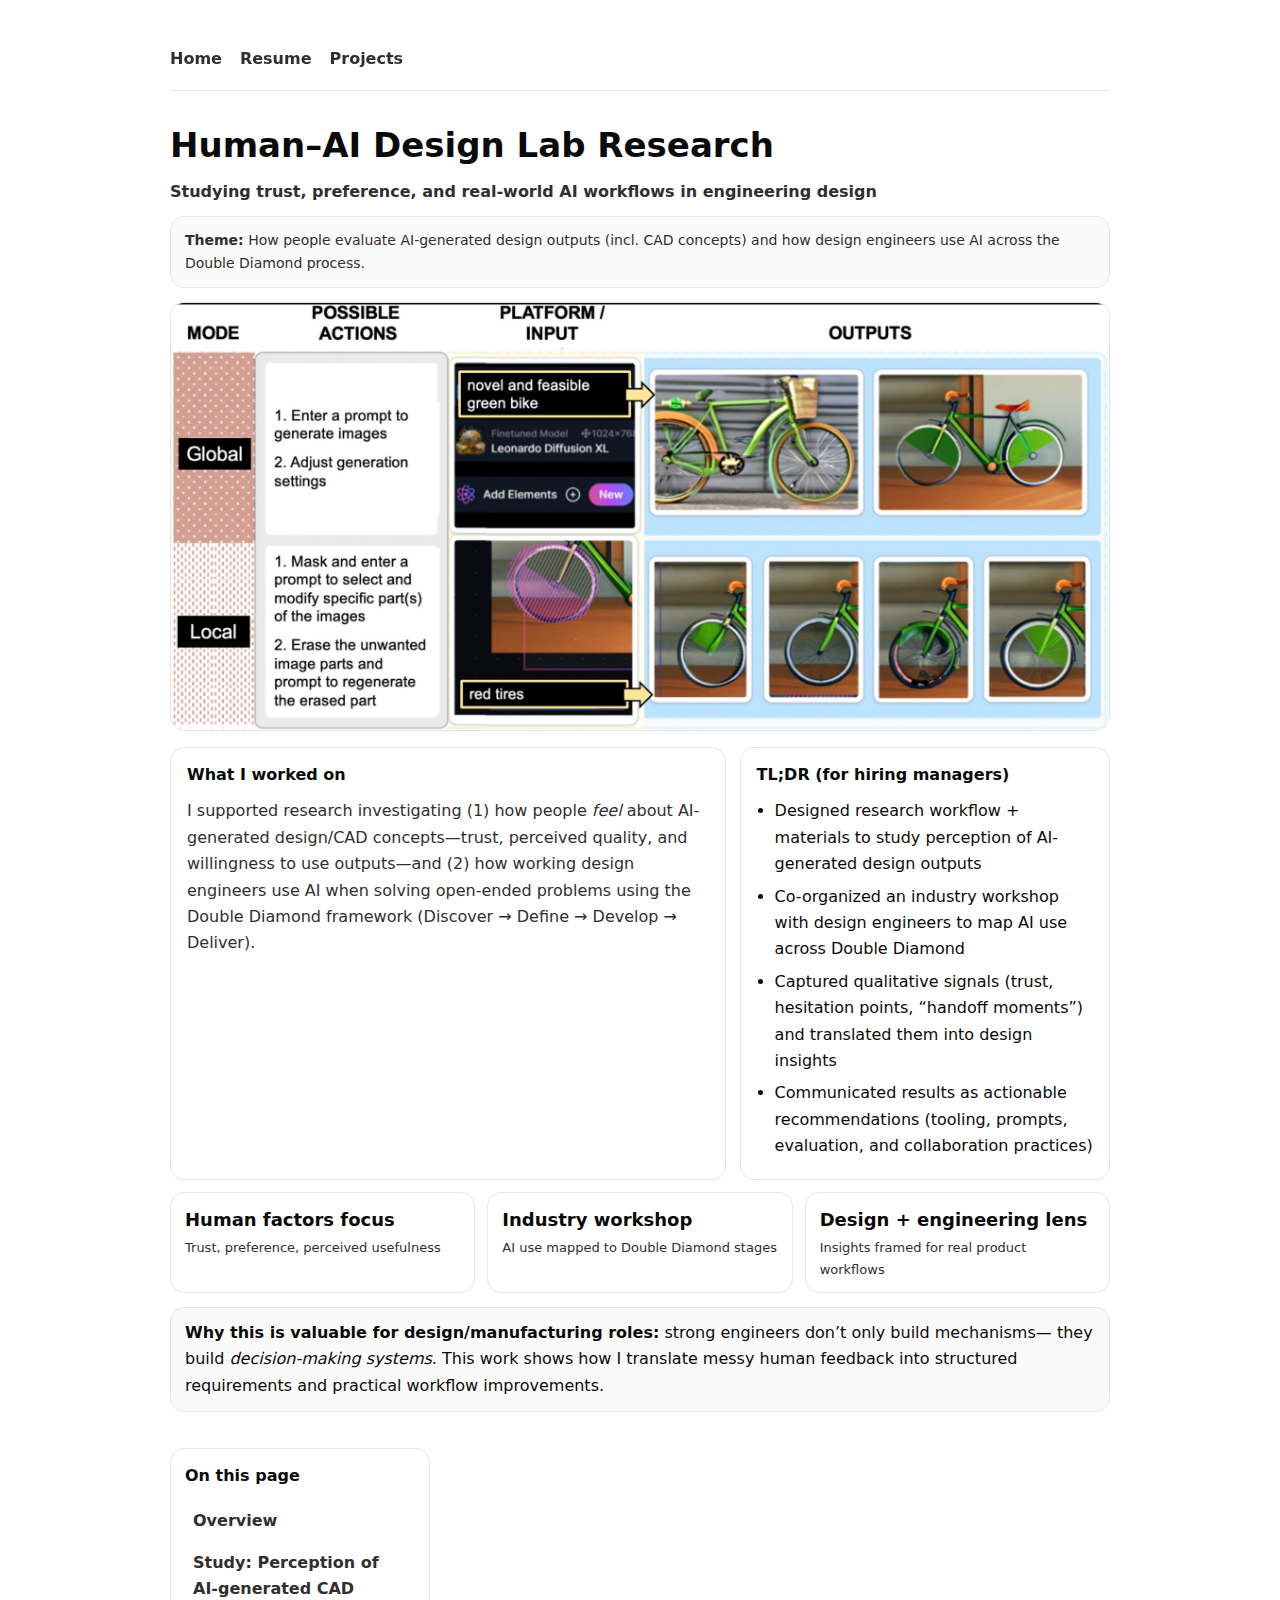
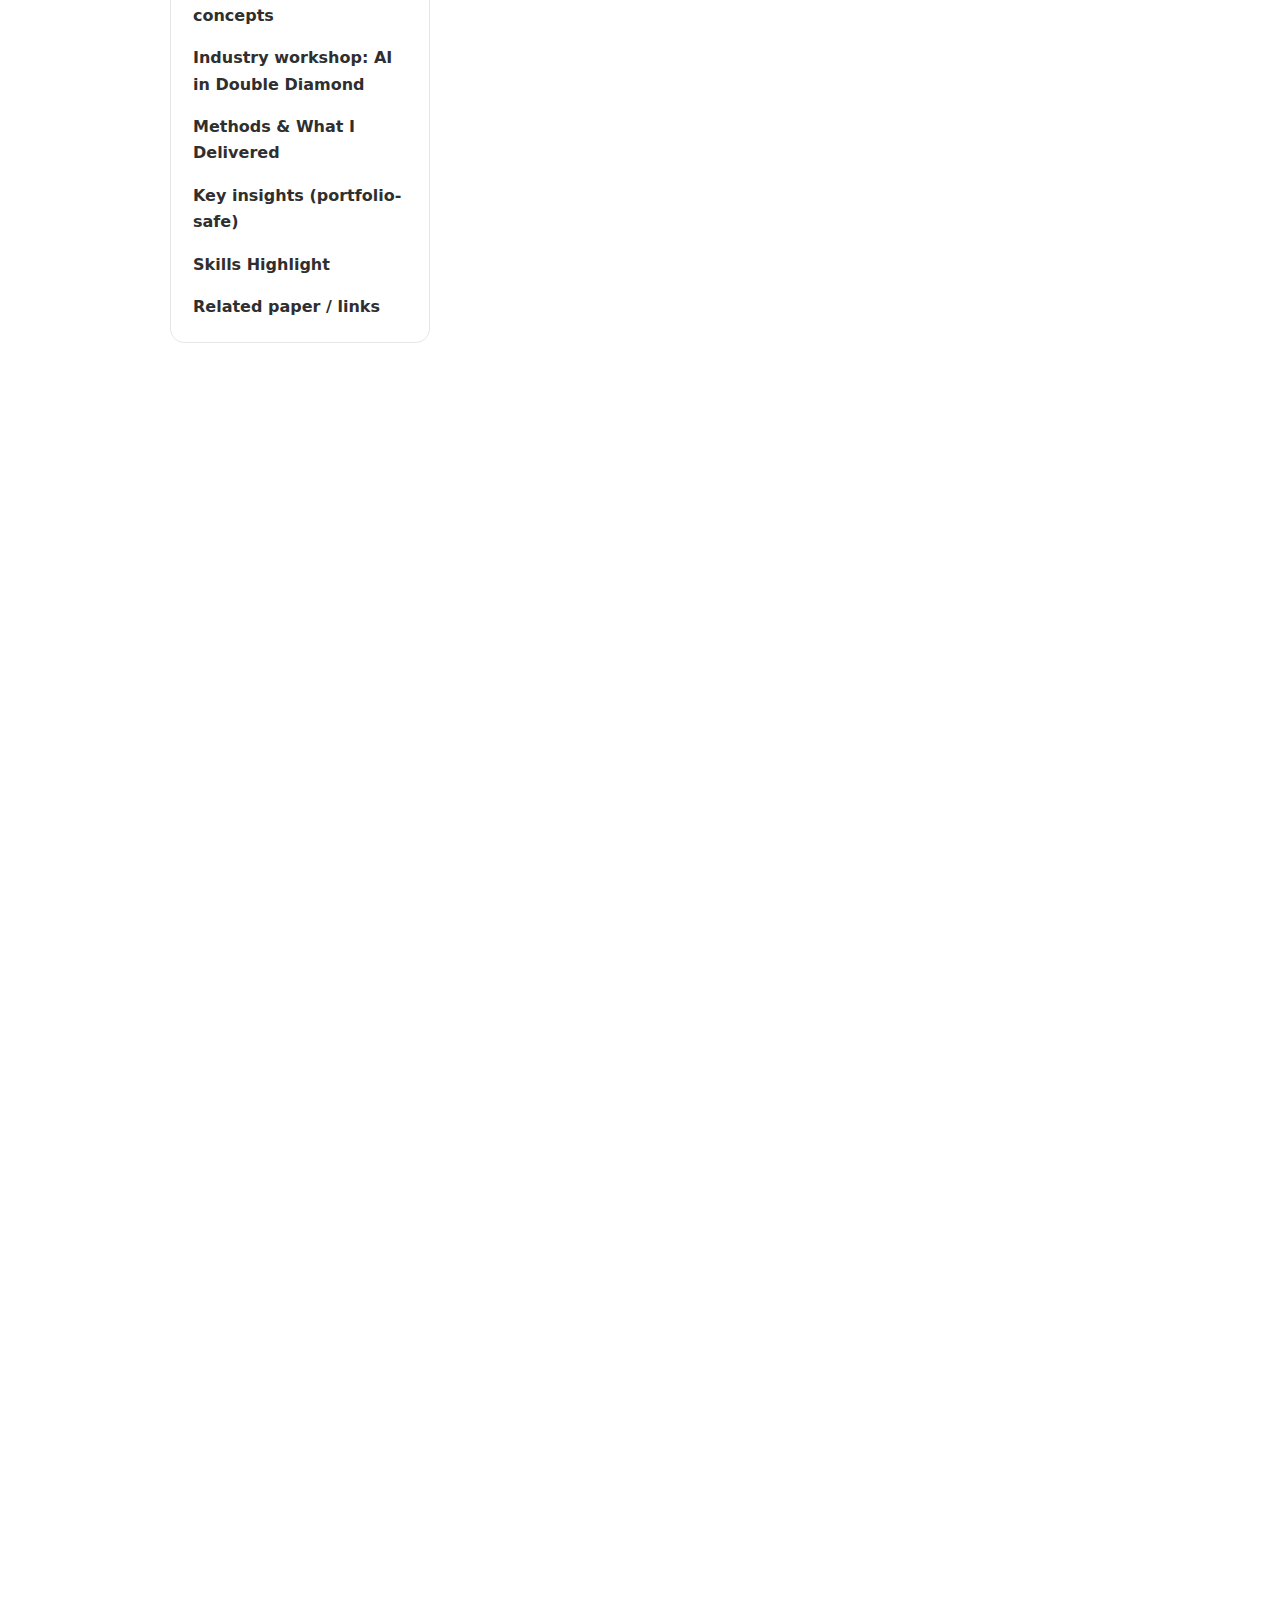
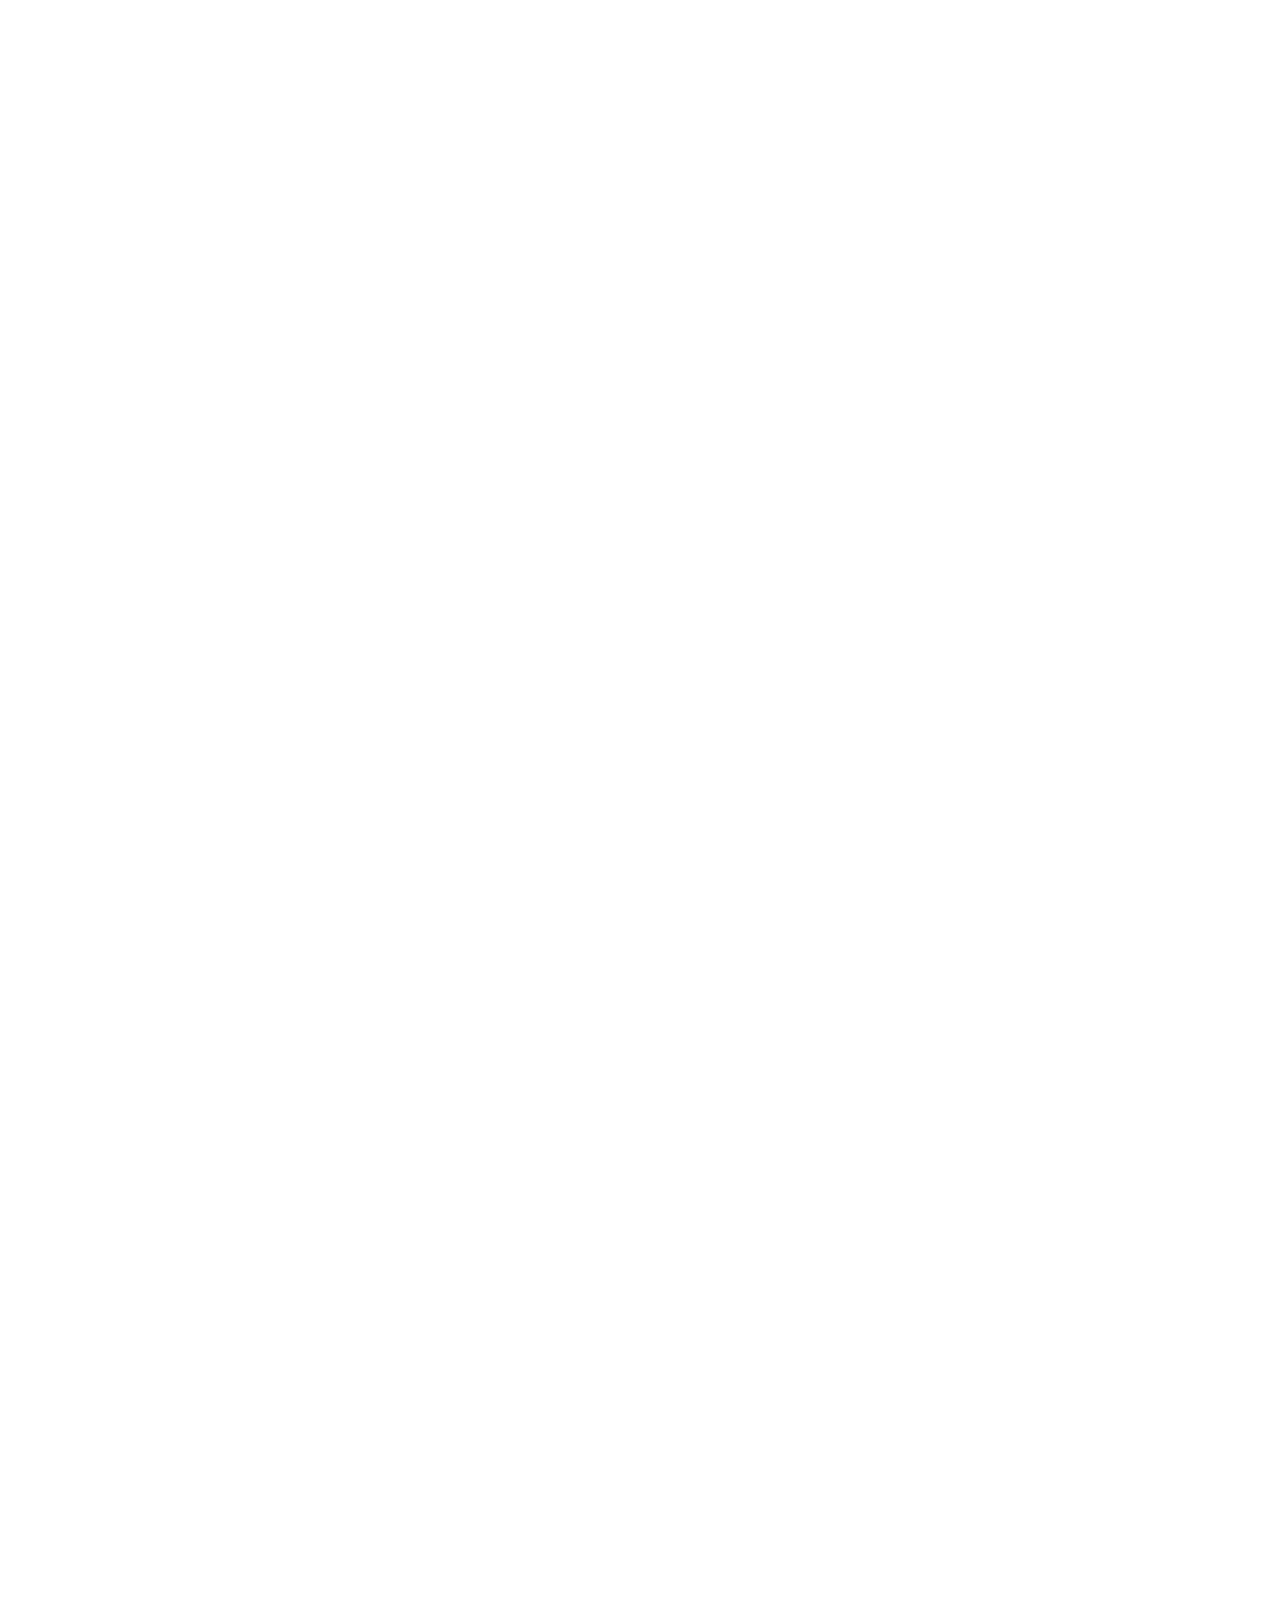
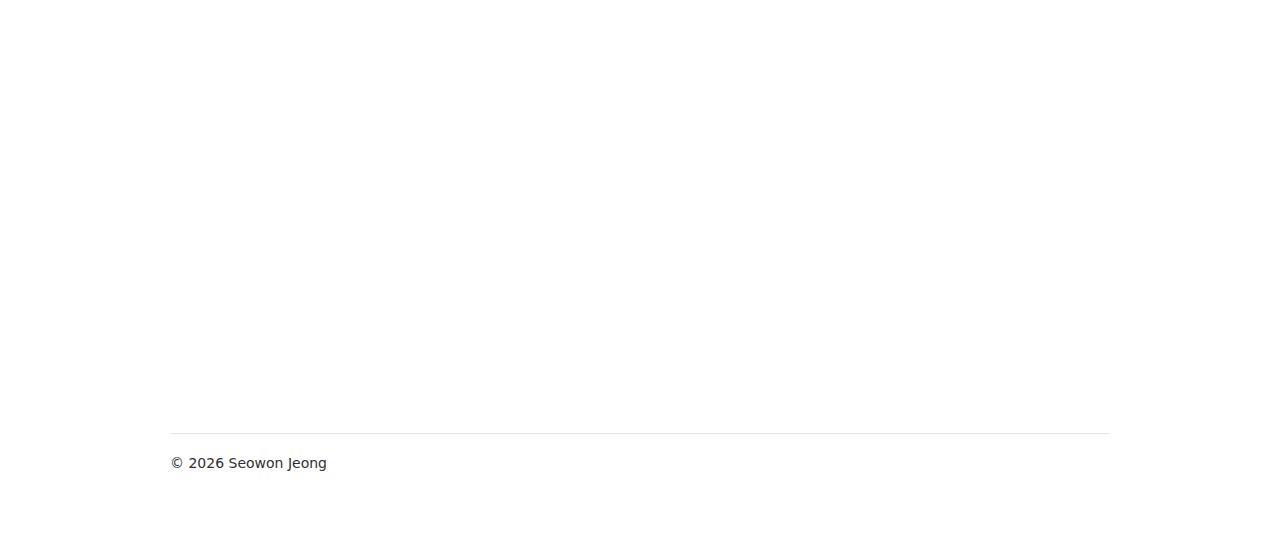
<file: portfolio/ai.html>
<!doctype html>
<html lang="en">
<head>
  <meta charset="utf-8" />
  <meta name="viewport" content="width=device-width, initial-scale=1" />
  <title>Human–AI Design Lab Research | Seowon Jeong</title>
  <meta name="description" content="Research experience: how designers perceive AI-generated CAD concepts and how design engineers use AI across the Double Diamond problem-solving process." />

  <!-- This file lives in /portfolio -->
  <link rel="stylesheet" href="../style.css" />

  <!-- Page-only helpers -->
  <style>
    .proj-layout{ display:grid; grid-template-columns:260px 1fr; gap:20px; align-items:start; }
    @media (max-width:980px){ .proj-layout{ grid-template-columns:1fr; } .toc{ position:static; } }

    .toc{
      position: sticky; top: 14px;
      border: 1px solid var(--line);
      border-radius: 14px;
      padding: 14px;
      background:#fff;
    }
    .toc .label{ font-weight: 900; margin-bottom: 10px; }
    .toc a{
      display:block; padding: 8px 8px; border-radius: 10px;
      color: var(--muted); font-weight: 800;
    }
    .toc a:hover{ background:#fafafa; color: var(--accent); }

    .hero-grid{ display:grid; grid-template-columns: 1.2fr 0.8fr; gap: 14px; }
    @media (max-width:980px){ .hero-grid{ grid-template-columns:1fr; } }

    .kpi{
      display:grid;
      grid-template-columns: repeat(3, minmax(0, 1fr));
      gap: 12px;
      margin-top: 12px;
    }
    @media (max-width:980px){ .kpi{ grid-template-columns:1fr; } }
    .kpi .box{
      border: 1px solid var(--line);
      border-radius: 14px;
      padding: 12px 14px;
      background:#fff;
    }
    .kpi .num{ font-weight: 900; font-size: 18px; margin-bottom: 2px; }
    .kpi .cap{ color: var(--muted); font-size: 13px; }

    .callout{
      border: 1px solid var(--line);
      background:#fafafa;
      border-radius: 14px;
      padding: 12px 14px;
      margin-top: 14px;
    }

    .split{ display:grid; grid-template-columns: 1fr 1fr; gap: 14px; }
    @media (max-width:980px){ .split{ grid-template-columns:1fr; } }

    .bullets{ margin: 10px 0 0; padding-left: 18px; }
    .bullets li{ margin: 6px 0; }
    .caption{ color: var(--muted); font-size: 13px; margin-top: 8px; }

    .steps{
      display:grid;
      grid-template-columns: repeat(4, minmax(0, 1fr));
      gap: 12px;
      margin-top: 12px;
    }
    @media (max-width:980px){ .steps{ grid-template-columns:1fr 1fr; } }
    @media (max-width:560px){ .steps{ grid-template-columns:1fr; } }
    .step{
      border: 1px solid var(--line);
      border-radius: 14px;
      padding: 12px 14px;
      background:#fff;
    }
    .step .t{ font-weight: 900; margin-bottom: 4px; }
    .step .d{ color: var(--muted); font-size: 13px; }
  </style>
</head>

<body>
  <div class="container">

    <nav>
      <a href="../index.html">Home</a>
      <a href="../resume.html">Resume</a>
      <a href="../projects.html">Projects</a>
    </nav>

    <div class="project-hero">
      <h1>Human–AI Design Lab Research</h1>
      <div class="subtitle">Studying trust, preference, and real-world AI workflows in engineering design</div>

      <div class="notice">
        <strong>Theme:</strong> How people evaluate AI-generated design outputs (incl. CAD concepts) and how design engineers use AI across the Double Diamond process.
      </div>

      <div class="media" style="margin-top:14px;">
        <img src="../assets/hai-hero.jpg" alt="Human–AI Design Lab research hero image" />
      </div>

      <section class="section" style="border-top:none; padding-top:16px;">
        <div class="hero-grid">
          <div class="card">
            <strong>What I worked on</strong>
            <p class="small" style="margin-top:10px;">
              I supported research investigating (1) how people <em>feel</em> about AI-generated design/CAD concepts—trust,
              perceived quality, and willingness to use outputs—and (2) how working design engineers use AI when solving open-ended
              problems using the Double Diamond framework (Discover → Define → Develop → Deliver).
            </p>
          </div>

          <div class="card">
            <strong>TL;DR (for hiring managers)</strong>
            <ul class="bullets">
              <li>Designed research workflow + materials to study perception of AI-generated design outputs</li>
              <li>Co-organized an industry workshop with design engineers to map AI use across Double Diamond</li>
              <li>Captured qualitative signals (trust, hesitation points, “handoff moments”) and translated them into design insights</li>
              <li>Communicated results as actionable recommendations (tooling, prompts, evaluation, and collaboration practices)</li>
            </ul>
          </div>
        </div>

        <div class="kpi">
          <div class="box">
            <div class="num">Human factors focus</div>
            <div class="cap">Trust, preference, perceived usefulness</div>
          </div>
          <div class="box">
            <div class="num">Industry workshop</div>
            <div class="cap">AI use mapped to Double Diamond stages</div>
          </div>
          <div class="box">
            <div class="num">Design + engineering lens</div>
            <div class="cap">Insights framed for real product workflows</div>
          </div>
        </div>

        <div class="callout">
          <strong>Why this is valuable for design/manufacturing roles:</strong> strong engineers don’t only build mechanisms—
          they build <em>decision-making systems</em>. This work shows how I translate messy human feedback into structured requirements
          and practical workflow improvements.
        </div>
      </section>
    </div>

    <div class="proj-layout">

      <aside class="toc">
        <div class="label">On this page</div>
        <a href="#overview">Overview</a>
        <a href="#cad">Study: Perception of AI-generated CAD concepts</a>
        <a href="#workshop">Industry workshop: AI in Double Diamond</a>
        <a href="#methods">Methods & What I Delivered</a>
        <a href="#insights">Key insights (portfolio-safe)</a>
        <a href="#skills">Skills Highlight</a>
        <a href="#links">Related paper / links</a>
      </aside>

      <main>

        <section class="section reveal" id="overview">
          <h2>Overview</h2>
          <p class="small">
            Generative AI is changing engineering design—but adoption depends on human trust, evaluation habits, and where AI fits into
            real workflows. In the Human–AI Design Lab, I worked on two complementary research tracks:
          </p>
          <div class="split" style="margin-top:14px;">
            <div class="card">
              <strong>Track A — AI-generated CAD perception</strong>
              <ul class="bullets">
                <li>How people judge AI-generated design/CAD concepts</li>
                <li>What increases trust vs skepticism</li>
                <li>Where AI outputs help or hinder decision-making</li>
              </ul>
            </div>
            <div class="card">
              <strong>Track B — Double Diamond workshop</strong>
              <ul class="bullets">
                <li>How design engineers use AI in Discover/Define/Develop/Deliver</li>
                <li>Where AI accelerates work vs creates risk</li>
                <li>What “handoffs” need clearer artifacts (requirements, sketches, CAD, DFM notes)</li>
              </ul>
            </div>
          </div>
        </section>

        <section class="section reveal" id="cad">
          <h2>Study: Perception of AI-generated CAD concepts</h2>
          <div class="split">
            <div class="card">
              <strong>Research question</strong>
              <p class="small" style="margin-top:10px;">
                When AI generates geometry or design concepts, what do people actually feel—trust, doubt, curiosity, excitement—and
                what criteria do they use to decide whether to move forward?
              </p>
              <ul class="bullets">
                <li>Perceived quality and feasibility</li>
                <li>Trust and willingness to adopt</li>
                <li>Preference vs skepticism triggers</li>
              </ul>
            </div>

            <div class="card">
              <strong>What I contributed</strong>
              <ul class="bullets">
                <li>Helped structure study materials so participants could evaluate concepts consistently</li>
                <li>Organized feedback into themes that map to engineering decisions (requirements, feasibility, manufacturability)</li>
                <li>Prepared clear write-ups for internal discussion and iteration</li>
              </ul>
            </div>
          </div>
      <div class="media" style="margin-top:14px;">
        <img src="../assets/hai-mid.jpg" alt="Human–AI Design Lab research hero image" />
      </div>
      <div class="caption">Data Analysis to oberve correlation</div>
        </section>

        <section class="section reveal" id="workshop">
          <h2>Industry workshop: AI in the Double Diamond</h2>
          <p class="small">
            I helped organize a workshop with professionals working in design engineering to understand how AI tools are used
            in real problem-solving workflows—especially during ambiguity (Discover/Define) and iteration (Develop/Deliver).
          </p>

          <div class="steps">
            <div class="step">
              <div class="t">Discover</div>
              <div class="d">AI used for research acceleration, brainstorming, competitor teardown summaries, risk lists</div>
            </div>
            <div class="step">
              <div class="t">Define</div>
              <div class="d">AI used to draft requirements, clarify constraints, generate decision matrices and test plans</div>
            </div>
            <div class="step">
              <div class="t">Develop</div>
              <div class="d">AI used for concept iteration, CAD ideation support, failure-mode checklists, quick calculations</div>
            </div>
            <div class="step">
              <div class="t">Deliver</div>
              <div class="d">AI used for documentation, validation reporting, and communication across stakeholders</div>
            </div>
          </div>

          <div class="split" style="margin-top:14px;">
            <div class="card">
              <strong>What I did</strong>
              <ul class="bullets">
                <li>Coordinated participants and agenda logistics</li>
                <li>Prepared workshop prompts aligned to Double Diamond</li>
                <li>Captured patterns across roles (design, manufacturing, validation)</li>
              </ul>
            </div>
            <div class="card">
              <strong>Outputs</strong>
              <ul class="bullets">
                <li>Workflow map of AI touchpoints + “do not use AI here” moments</li>
                <li>Common failure modes (hallucinated constraints, overconfidence in feasibility)</li>
                <li>Recommendations for safer, more useful AI use in engineering</li>
              </ul>
            </div>
          </div>
        </section>


        <section class="section reveal" id="methods">
          <h2>Methods & What I Delivered</h2>
          <div class="split">
            <div class="card">
              <strong>Methods</strong>
              <ul class="bullets">
                <li>Workshop facilitation + structured prompts</li>
                <li>Thematic coding of qualitative feedback</li>
                <li>Converting qualitative statements into “engineering-ready” insights</li>
                <li>Evidence-first synthesis (what we saw → what it means → what to do next)</li>
              </ul>
            </div>
            <div class="card">
              <strong>Deliverables</strong>
              <ul class="bullets">
                <li>Workshop materials (prompts, worksheets)</li>
                <li>Summary of findings with actionable recommendations</li>
                <li>Draft narrative for publication-style communication</li>
              </ul>
            </div>
          </div>
        </section>



        <section class="section reveal" id="insights">
          <h2>Key insights</h2>
          <div class="card">
            <ul class="bullets">
              <li><strong>Trust is stage-dependent:</strong> engineers accept AI faster in early exploration than late-stage deliverables.</li>
              <li><strong>Feasibility needs anchors:</strong> teams want AI outputs paired with constraints (materials, process limits, tolerances).</li>
              <li><strong>Artifacts matter:</strong> when AI produces “pretty concepts,” teams still need requirements, test plans, and DFM notes to move forward.</li>
              <li><strong>Positive surprise is rare:</strong> generative models can create diversity, but “surprising + liked” concepts are a narrow space—shown in our related work on surprise vs novelty.</li>
            </ul>
          </div>
        </section>

        <section class="section reveal" id="skills">
          <h2>Skills Highlight</h2>
          <div class="skills-grid">
            <div class="skill-pill">Human-Centered Research</div>
            <div class="skill-pill">Workshop Design</div>
            <div class="skill-pill">Qualitative Analysis</div>
            <div class="skill-pill">Requirements Thinking</div>
            <div class="skill-pill">Design Process Mapping</div>
            <div class="skill-pill">Technical Communication</div>
            <div class="skill-pill">AI + Engineering Workflow Insight</div>
            <div class="skill-pill">Cross-functional Collaboration</div>
          </div>
        </section>

        <section class="section reveal" id="links">
          <h2>Related paper / links</h2>
          <div class="card">
            <strong>Related work (PDF)</strong>
            <p class="small" style="margin-top:10px;">
              Novelty vs surprise in AI-generated designs (Stable Diffusion case study). This paper supports the framing that
              “novel” outputs are not always “positively surprising,” which motivates more careful evaluation methods in design research.
            </p>
            <p class="small" style="margin-top:10px;">
              <a class="btn" href="../assets/Can_text_to_image_models_generate_surprising_product_designs_.pdf">Open PDF</a>
            </p>
          
            </p>
          </div>

          <div style="margin-top:14px; display:flex; gap:10px; flex-wrap:wrap;">
            <a class="btn" href="../projects.html">Back to Projects</a>
            <a class="btn" href="../resume.html">Resume</a>
          </div>
        </section>

      </main>
    </div>

    <footer>
      <div>© 2026 Seowon Jeong</div>
    </footer>

  </div>

  <!-- Scroll reveal -->
  <script>
    const reveals = document.querySelectorAll('.reveal');
    const revealOnScroll = () => {
      const h = window.innerHeight;
      reveals.forEach(el => {
        if (el.getBoundingClientRect().top < h - 120) el.classList.add('active');
      });
    };
    window.addEventListener('scroll', revealOnScroll);
    revealOnScroll();
  </script>
</body>
</html>
</file>
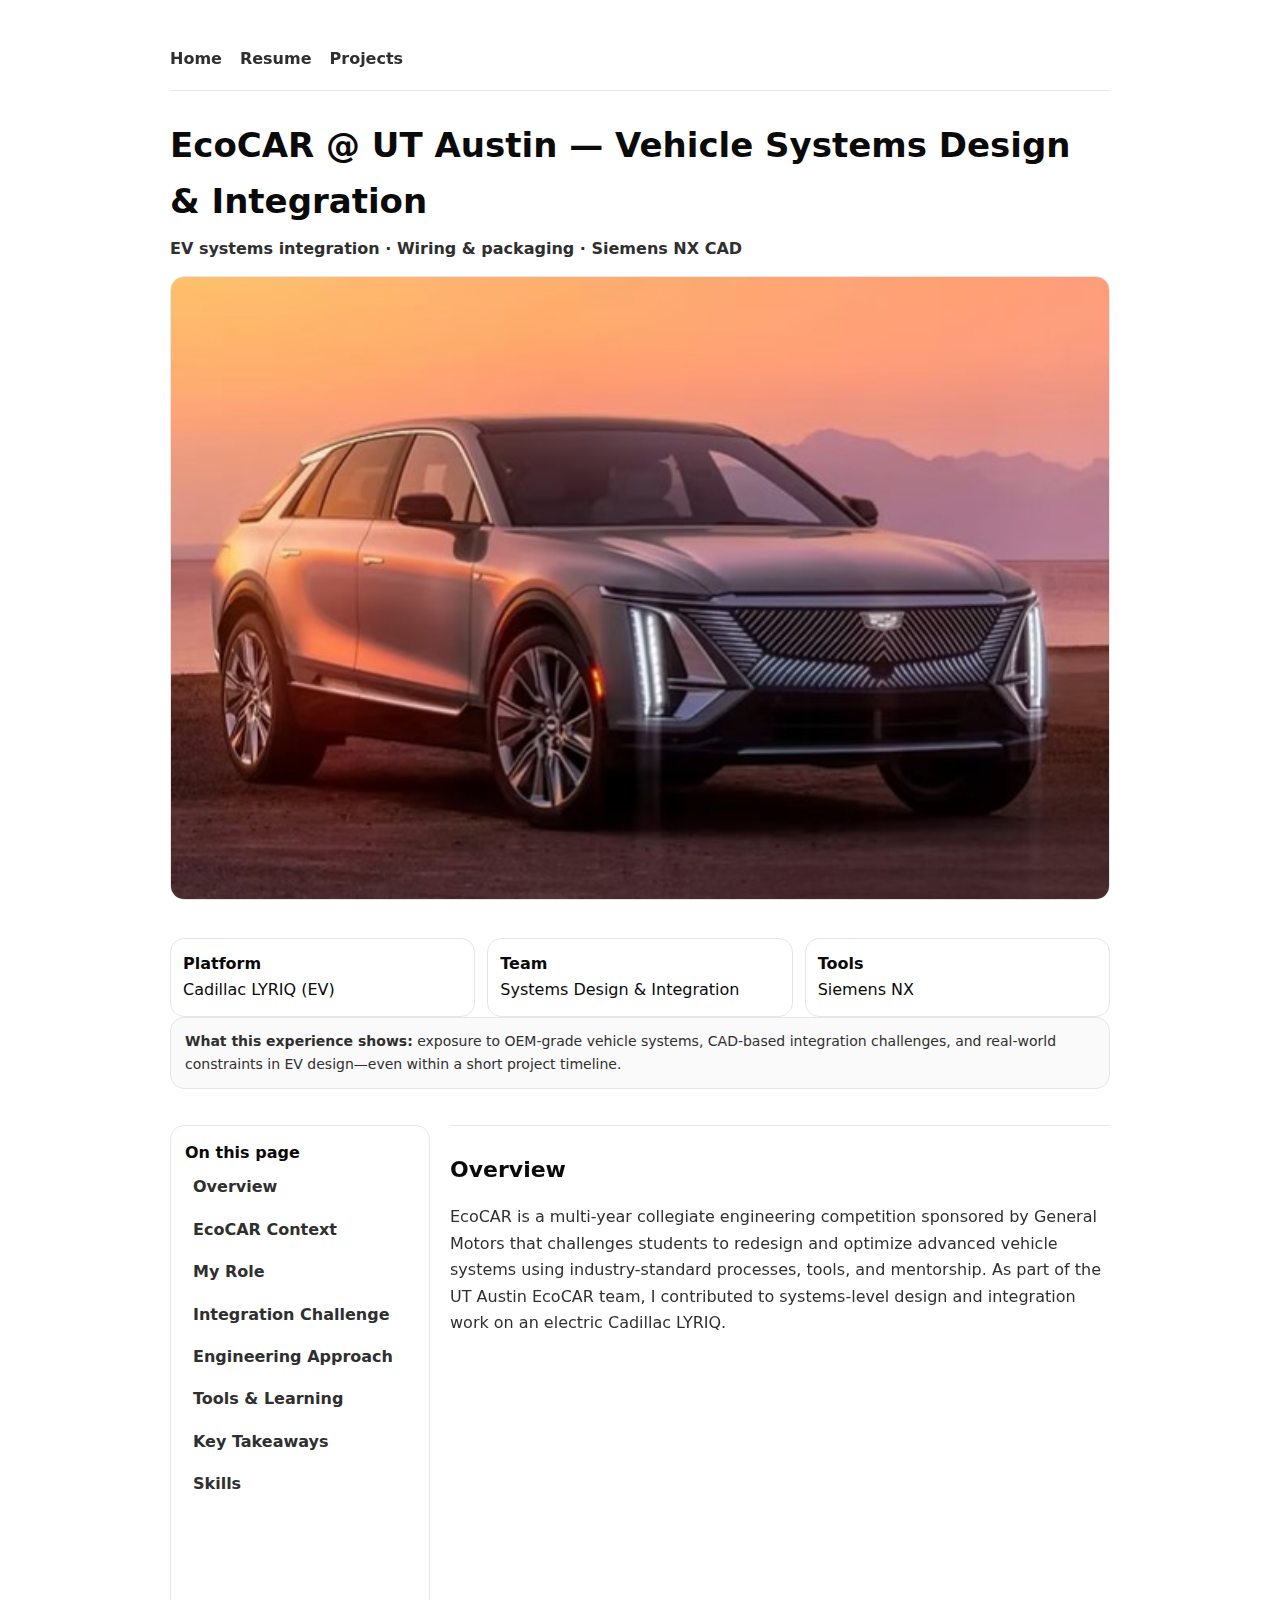
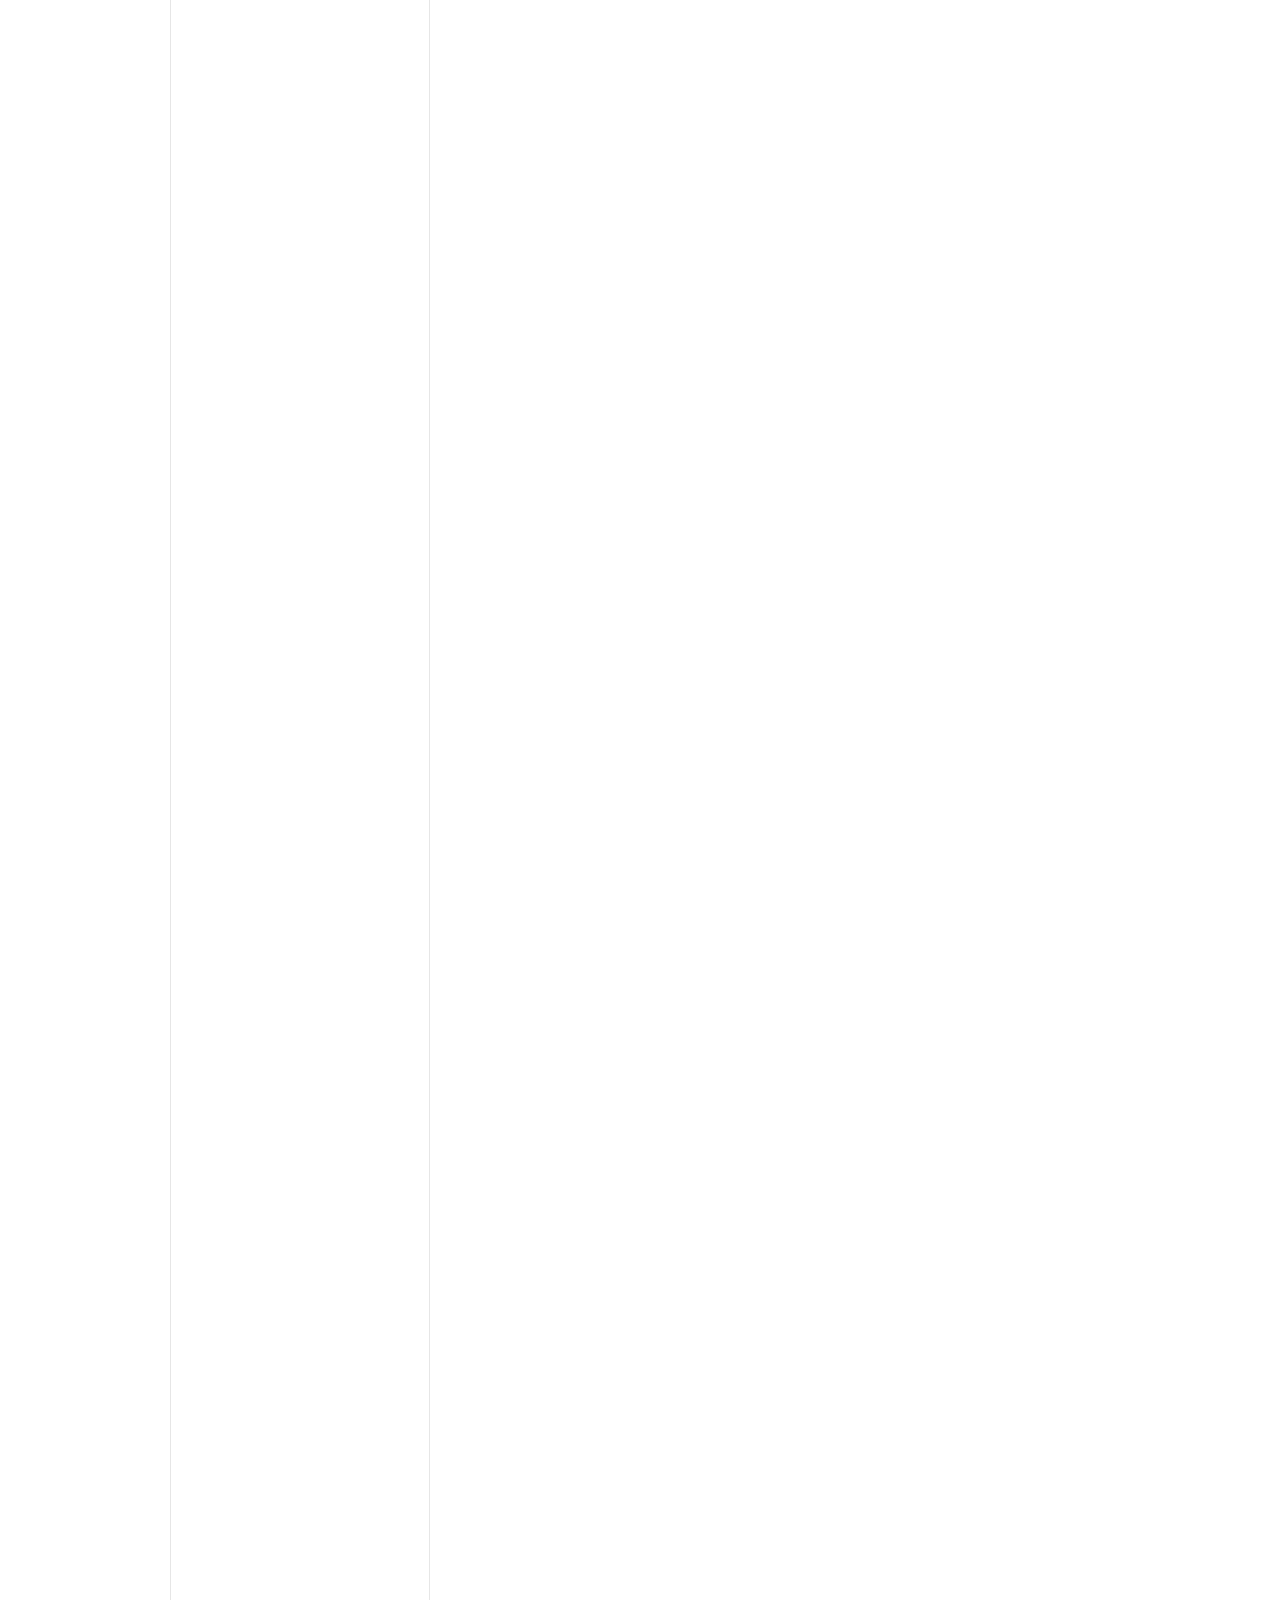
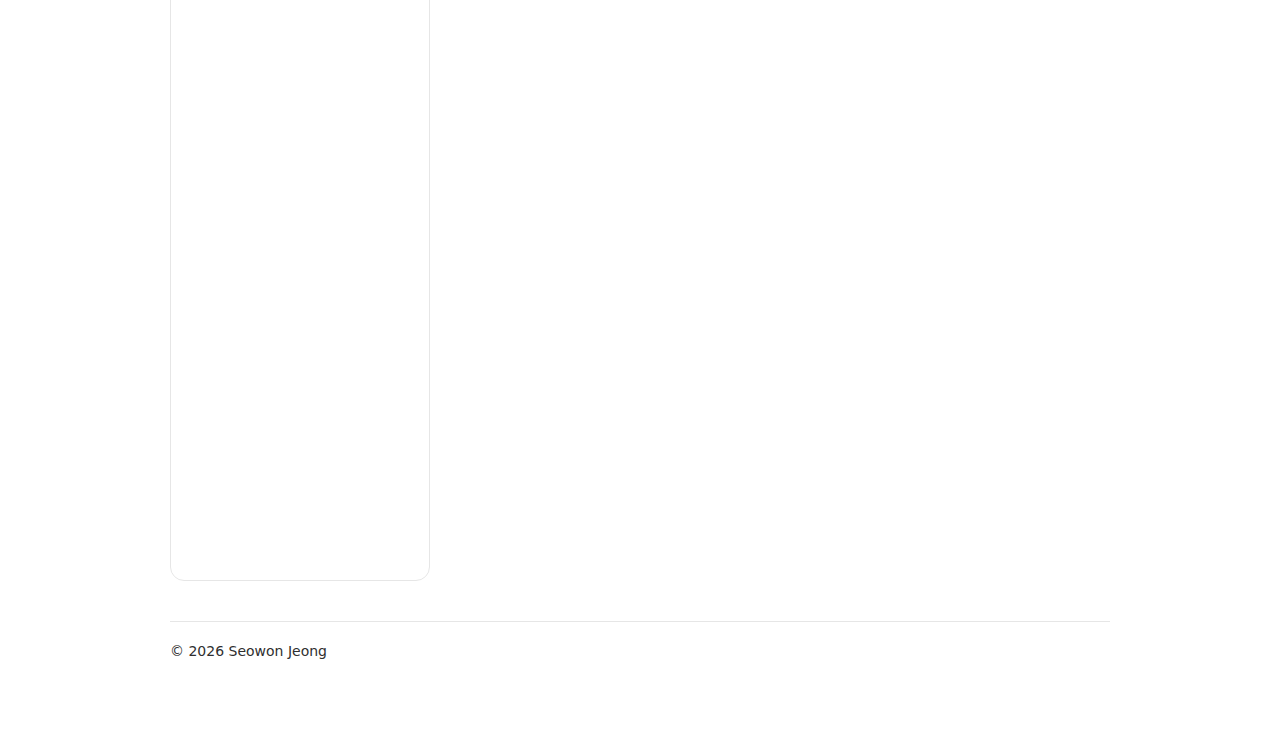
<file: portfolio/ecocar.html>
<!doctype html>
<html lang="en">
<head>
<meta charset="utf-8" />
<meta name="viewport" content="width=device-width, initial-scale=1" />
<title>EcoCAR Vehicle Systems Design | Seowon Jeong</title>
<meta name="description" content="UT Austin EcoCAR project: systems design and integration work on a Cadillac LYRIQ EV, focusing on CAD-based wiring and packaging challenges using Siemens NX." />

<link rel="stylesheet" href="../style.css" />

<style>
.proj-layout{ display:grid; grid-template-columns:260px 1fr; gap:20px; }
@media (max-width:980px){ .proj-layout{ grid-template-columns:1fr;} .toc{ position:static;} }

.toc{
position:sticky;
top:14px;
border:1px solid var(--line);
border-radius:14px;
padding:14px;
background:#fff;
}

.toc a{
display:block;
padding:8px;
font-weight:700;
color:var(--muted);
border-radius:10px;
}
.toc a:hover{ background:#fafafa; color:var(--accent); }

.kpi{
display:grid;
grid-template-columns:repeat(3,1fr);
gap:12px;
margin-top:12px;
}
@media (max-width:980px){ .kpi{ grid-template-columns:1fr;} }

.kpi .box{
border:1px solid var(--line);
border-radius:14px;
padding:12px;
background:#fff;
}

.split{ display:grid; grid-template-columns:1fr 1fr; gap:14px; }
@media(max-width:980px){ .split{ grid-template-columns:1fr;} }

.bullets{ padding-left:18px; margin-top:8px;}
.caption{ font-size:13px; color:var(--muted); margin-top:8px;}
</style>
</head>

<body>
<div class="container">

<nav>
<a href="../index.html">Home</a>
<a href="../resume.html">Resume</a>
<a href="../projects.html">Projects</a>
</nav>

<div class="project-hero">
<h1>EcoCAR @ UT Austin — Vehicle Systems Design & Integration</h1>
<div class="subtitle">EV systems integration · Wiring & packaging · Siemens NX CAD</div>

<div class="media">
<img src="../assets/ecocar-hero.jpg" alt="EcoCAR Cadillac LYRIQ EV"/>
</div>

<section class="section" style="border-top:none;">

<div class="kpi">
<div class="box"><strong>Platform</strong><br/>Cadillac LYRIQ (EV)</div>
<div class="box"><strong>Team</strong><br/>Systems Design & Integration</div>
<div class="box"><strong>Tools</strong><br/>Siemens NX</div>
</div>

<div class="notice">
<strong>What this experience shows:</strong> exposure to OEM-grade vehicle systems, CAD-based integration challenges,
and real-world constraints in EV design—even within a short project timeline.
</div>

</section>
</div>

<div class="proj-layout">

<aside class="toc">
<div><strong>On this page</strong></div>
<a href="#overview">Overview</a>
<a href="#context">EcoCAR Context</a>
<a href="#role">My Role</a>
<a href="#problem">Integration Challenge</a>
<a href="#approach">Engineering Approach</a>
<a href="#tools">Tools & Learning</a>
<a href="#takeaways">Key Takeaways</a>
<a href="#skills">Skills</a>
</aside>

<main>

<section id="overview" class="section reveal">
<h2>Overview</h2>

<p class="small">
EcoCAR is a multi-year collegiate engineering competition sponsored by General Motors that challenges students to
redesign and optimize advanced vehicle systems using industry-standard processes, tools, and mentorship.
As part of the UT Austin EcoCAR team, I contributed to systems-level design and integration work on an electric Cadillac LYRIQ.
</p>

</section>

<section id="context" class="section reveal">
<h2>EcoCAR Project Context</h2>

<div class="split">

<div class="card">
<strong>Competition Focus</strong>
<ul class="bullets">
<li>Advanced propulsion and EV performance</li>
<li>Connected and automated vehicle (CAV) technologies</li>
<li>Energy efficiency and system-level optimization</li>
<li>Industry-aligned model-based design practices</li>
</ul>
</div>

<div class="card">
<strong>Why this matters</strong>
<ul class="bullets">
<li>Mirrors real OEM vehicle development workflows</li>
<li>Uses production-representative vehicle platforms</li>
<li>Emphasizes integration, not just component design</li>
</ul>
</div>

</div>

</section>

<section id="role" class="section reveal">
<h2>My Role — Systems Design & Integration</h2>

<p class="small">
I worked on the Systems Design and Integration team, where the focus is ensuring that electrical, mechanical,
and packaging constraints are resolved coherently across the vehicle.
My contribution centered on CAD-based modeling to identify and resolve wiring and integration challenges within the vehicle architecture.
</p>

<ul class="bullets">
<li>Supported system-level CAD modeling of vehicle components</li>
<li>Focused on wiring routing, packaging constraints, and physical interference</li>
<li>Worked within an existing OEM vehicle architecture rather than a clean-sheet design</li>
</ul>

</section>

<section id="problem" class="section reveal">
<h2>Integration Challenge: Wiring & Packaging</h2>

<div class="split">

<div class="card">
<strong>The challenge</strong>
<ul class="bullets">
<li>EV platforms contain dense wiring harnesses and subsystems</li>
<li>Limited packaging space increases risk of interference</li>
<li>Changes to one subsystem affect many others</li>
</ul>
</div>

<div class="card">
<strong>Why CAD matters here</strong>
<ul class="bullets">
<li>Visualizing routing early prevents costly rework</li>
<li>Ensures maintainability and serviceability</li>
<li>Supports cross-team communication (mechanical, electrical, controls)</li>
</ul>
</div>

</div>

</section>

<section id="approach" class="section reveal">
<h2>Engineering Approach</h2>

<ul class="bullets">
<li>Used Siemens NX to model vehicle components and wiring paths</li>
<li>Evaluated physical clearances and routing feasibility</li>
<li>Flagged potential integration issues early in the design phase</li>
<li>Iterated designs based on system-level constraints and feedback</li>
</ul>

<p class="small">
Even within a short timeframe, this work reflected real automotive engineering practice:
designing within constraints, validating fit early, and communicating issues clearly to the team.
</p>

</section>

<section id="tools" class="section reveal">
<h2>Tools & Learning</h2>

<div class="split">

<div class="card">
<strong>Technical tools</strong>
<ul class="bullets">
<li>Siemens NX for vehicle-level CAD</li>
<li>Exposure to OEM-style CAD data organization</li>
<li>Basic understanding of EV subsystem layout</li>
</ul>
</div>

<div class="card">
<strong>What I learned</strong>
<ul class="bullets">
<li>How complex real vehicle integration is compared to classroom projects</li>
<li>Importance of wiring, routing, and packaging decisions</li>
<li>How systems teams interface with design, controls, and validation teams</li>
</ul>
</div>

</div>

</section>

<section id="takeaways" class="section reveal">
<h2>Key Takeaways</h2>

<ul class="bullets">
<li>Vehicle performance depends heavily on integration quality, not just component specs</li>
<li>CAD is a communication tool as much as a design tool</li>
<li>Early systems thinking prevents downstream manufacturing and service issues</li>
<li>Short projects can still provide meaningful industry-relevant experience</li>
</ul>

</section>

<section id="skills" class="section reveal">
<h2>Skills Demonstrated</h2>

<div class="skills-grid">
<div class="skill-pill">Vehicle Systems Thinking</div>
<div class="skill-pill">Electrical & Mechanical Integration</div>
<div class="skill-pill">Siemens NX CAD</div>
<div class="skill-pill">Wiring & Packaging Awareness</div>
<div class="skill-pill">Cross-Team Collaboration</div>
<div class="skill-pill">EV Architecture Familiarity</div>
</div>

</section>

</main>
</div>

<footer>
<div>© 2026 Seowon Jeong</div>
</footer>

</div>

<script>
const reveals = document.querySelectorAll('.reveal');
const revealOnScroll = () => {
const h = window.innerHeight;
reveals.forEach(el=>{
if(el.getBoundingClientRect().top < h-120){ el.classList.add('active'); }
});
};
window.addEventListener('scroll', revealOnScroll);
revealOnScroll();
</script>

</body>
</html>
</file>
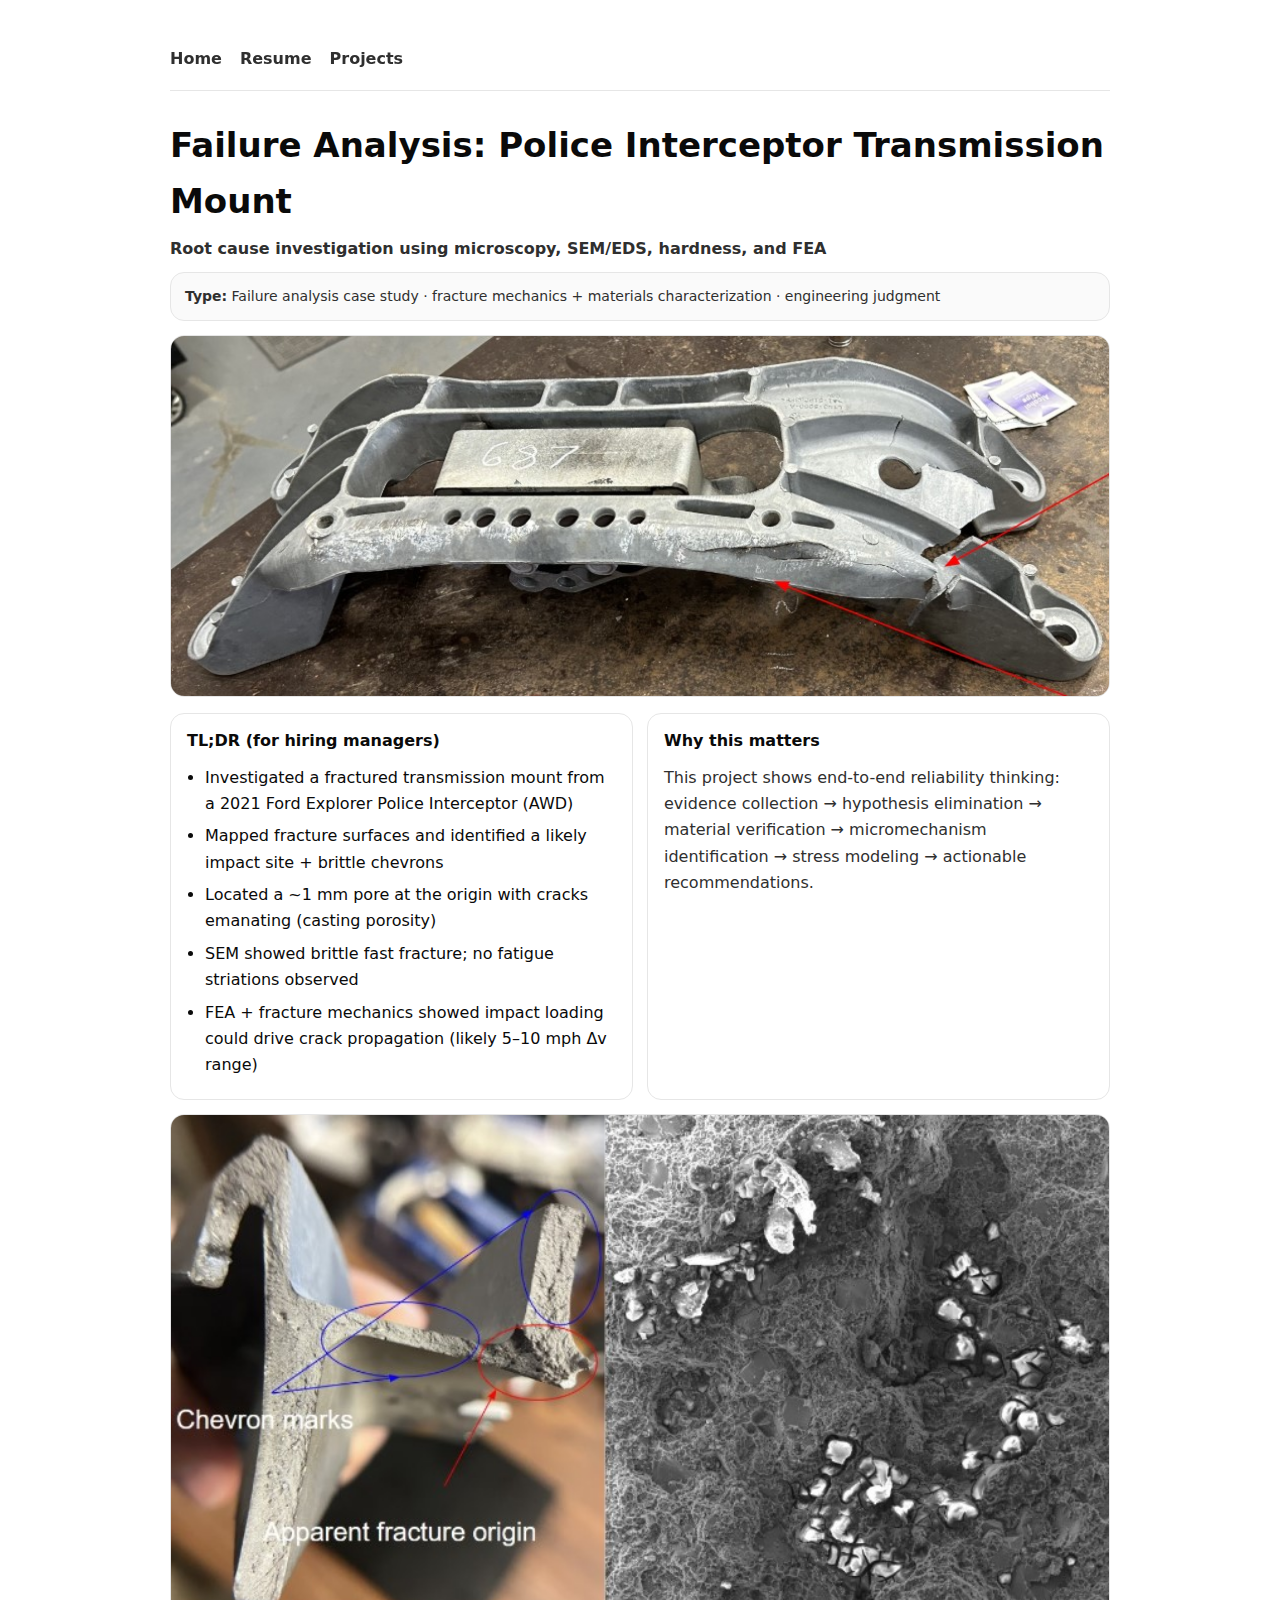
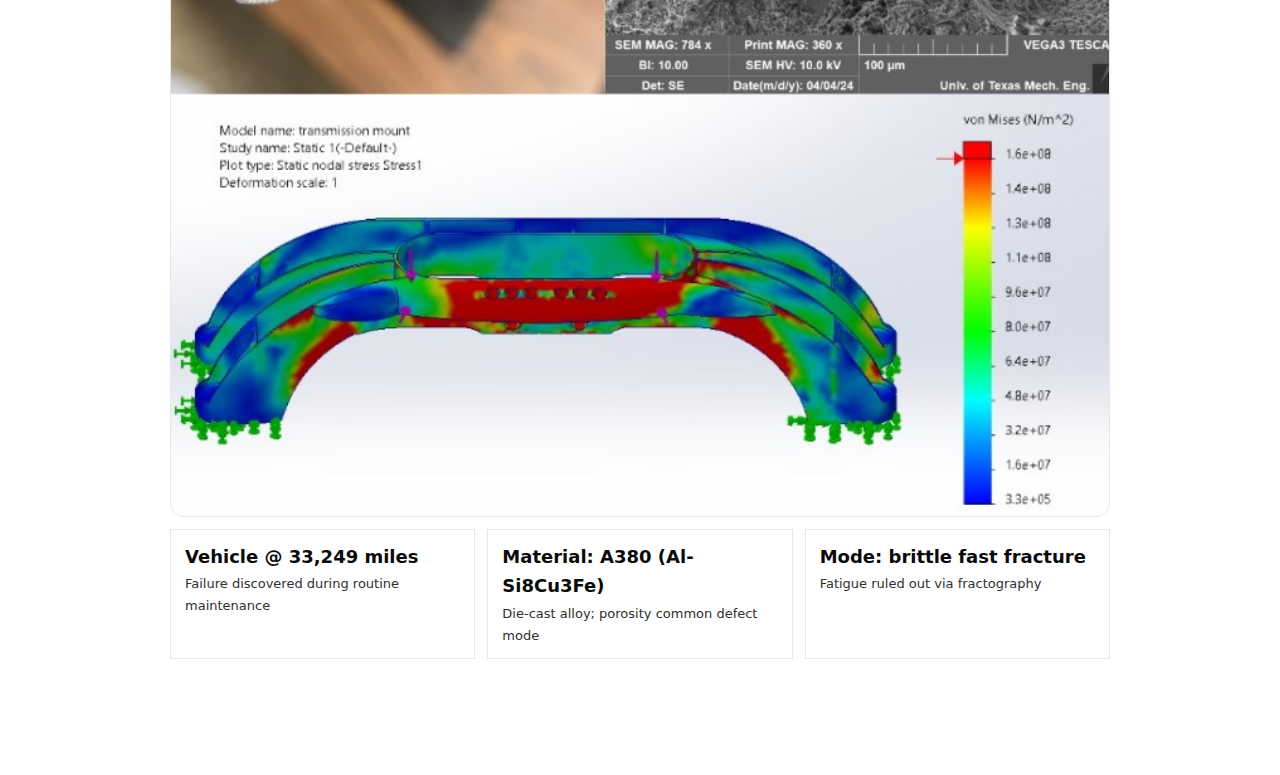
<file: portfolio/failureanalysis.html>
<!doctype html>
<html lang="en">
<head>
  <meta charset="utf-8" />
  <meta name="viewport" content="width=device-width, initial-scale=1" />
  <title>Failure Analysis: Transmission Mount | Seowon Jeong</title>
  <meta name="description" content="Failure analysis case study: die-cast A380 transmission mount fracture—visual inspection, microscopy/SEM, EDS/hardness, and FEA to determine root cause." />

  <!-- This file lives in /portfolio -->
  <link rel="stylesheet" href="../style.css" />

  <!-- Page-only helpers -->
  <style>
    .proj-layout{ display:grid; grid-template-columns: 260px 1fr; gap: 20px; align-items:start; }
    @media (max-width: 980px){ .proj-layout{ grid-template-columns: 1fr; } .toc{ position: static; } }

    .toc{
      position: sticky; top: 14px;
      border: 1px solid var(--line);
      border-radius: var(--radius);
      padding: 14px;
      background:#fff;
    }
    .toc .label{ font-weight: 900; margin-bottom: 10px; }
    .toc a{
      display:block; padding: 8px 8px; border-radius: 10px;
      color: var(--muted); font-weight: 800;
    }
    .toc a:hover{ background:#fafafa; color: var(--accent); }

    .kpi{
      display:grid;
      grid-template-columns: repeat(3, minmax(0, 1fr));
      gap: 12px;
      margin-top: 12px;
    }
    @media (max-width: 980px){ .kpi{ grid-template-columns: 1fr; } }
    .kpi .box{
      border: 1px solid var(--line);
      border-radius: var(--radius);
      padding: 12px 14px;
      background:#fff;
    }
    .kpi .num{ font-weight: 900; font-size: 18px; margin-bottom: 2px; }
    .kpi .cap{ color: var(--muted); font-size: 13px; }

    .callout{
      border: 1px solid var(--line);
      background:#fafafa;
      border-radius: var(--radius);
      padding: 12px 14px;
      margin-top: 14px;
    }

    .split{ display:grid; grid-template-columns: 1fr 1fr; gap: 14px; }
    @media (max-width: 980px){ .split{ grid-template-columns: 1fr; } }

    .bullets{ margin: 10px 0 0; padding-left: 18px; }
    .bullets li{ margin: 6px 0; }

    .caption{ color: var(--muted); font-size: 13px; margin-top: 8px; }
  </style>
</head>

<body>
  <div class="container">

    <!-- NAV -->
    <nav>
      <a href="../index.html">Home</a>
      <a href="../resume.html">Resume</a>
      <a href="../projects.html">Projects</a>
    </nav>

    <!-- HERO -->
    <div class="project-hero">
      <h1>Failure Analysis: Police Interceptor Transmission Mount</h1>
      <div class="subtitle">Root cause investigation using microscopy, SEM/EDS, hardness, and FEA</div>

      <div class="notice">
        <strong>Type:</strong> Failure analysis case study · fracture mechanics + materials characterization · engineering judgment
      </div>

      <div class="media" style="margin-top:14px;">
        <img src="../assets/failure-hero.jpg" alt="Fractured transmission mount (hero image)" />
      </div>

      <section class="section" style="border-top:none; padding-top:16px;">
        <div class="split">
          <div class="card">
            <strong>TL;DR (for hiring managers)</strong>
            <ul class="bullets">
              <li>Investigated a fractured transmission mount from a 2021 Ford Explorer Police Interceptor (AWD)</li>
              <li>Mapped fracture surfaces and identified a likely impact site + brittle chevrons</li>
              <li>Located a ~1 mm pore at the origin with cracks emanating (casting porosity)</li>
              <li>SEM showed brittle fast fracture; no fatigue striations observed</li>
              <li>FEA + fracture mechanics showed impact loading could drive crack propagation (likely 5–10 mph Δv range)</li>
            </ul>
          </div>

          <div class="card">
            <strong>Why this matters</strong>
            <p class="small" style="margin-top:10px;">
              This project shows end-to-end reliability thinking: evidence collection → hypothesis elimination →
              material verification → micromechanism identification → stress modeling → actionable recommendations.
            </p>
          </div>
        </div>
          <div class="media" style="margin-top:14px;">
            <img src="../assets/analysis-.jpg" alt="Fractured transmission mount (hero image)" />
          </div>
        <div class="kpi">
          <div class="box">
            <div class="num">Vehicle @ 33,249 miles</div>
            <div class="cap">Failure discovered during routine maintenance</div>
          </div>
          <div class="box">
            <div class="num">Material: A380 (Al-Si8Cu3Fe)</div>
            <div class="cap">Die-cast alloy; porosity common defect mode</div>
          </div>
          <div class="box">
            <div class="num">Mode: brittle fast fracture</div>
            <div class="cap">Fatigue ruled out via fractography</div>
          </div>
</file>
<file: style.css>
:root{
  --text: #0a0a0a;      /* main text – very dark */
  --muted: #2f2f2f;    /* secondary text – still dark, not gray */
  --line: #e6e6e6;
  --bg: #ffffff;
  --accent: #1f4fd8;
}


*{box-sizing:border-box}
body{
  margin:0;
  background:var(--bg);
  color:var(--text);
  font-family: system-ui, -apple-system, Segoe UI, Roboto, Arial, sans-serif;
  line-height:1.65;
}

.container{
  max-width: 980px;
  margin: 0 auto;
  padding: 28px 20px 80px;
}

nav{
  display:flex;
  gap:18px;
  align-items:center;
  padding: 18px 0;
  border-bottom: 1px solid var(--line);
  position: sticky;
  top: 0;
  background: rgba(255,255,255,0.92);
  backdrop-filter: blur(8px);
}

nav a{
  text-decoration:none;
  color:var(--muted);
  font-weight:600;
}
nav a:hover{ color: var(--accent); }

.hero{
  padding: 28px 0 10px;
}
.hero h1{
  font-size: 46px;
  margin: 8px 0 6px;
}
.hero p{
  margin:0;
  color:var(--muted);
  font-size:18px;
}

.section{
  padding: 26px 0;
  border-top: 1px solid var(--line);
}
.section h2{
  margin: 0 0 10px;
  font-size: 22px;
}
.small{
  color:var(--muted);
}

.two-col{
  display: grid;
  grid-template-columns: 220px 1fr;
  gap: 18px;
  align-items: start;
}

.avatar{
  width: 180px;
  height: 180px;
  border-radius: 18px;
  object-fit: cover;
  border: 1px solid var(--line);
}

.lists{
  display:grid;
  grid-template-columns: 1fr 1fr;
  gap: 18px;
}
.card{
  border: 1px solid var(--line);
  border-radius: 14px;
  padding: 14px 16px;
}

.timeline{
  display:flex;
  flex-direction:column;
  gap: 16px;
}
.role{
  display:grid;
  grid-template-columns: 56px 1fr;
  gap: 14px;
  padding: 14px 16px;
  border: 1px solid var(--line);
  border-radius: 14px;
}
.logo{
  width: 56px;
  height: 56px;
  border-radius: 12px;
  object-fit: contain;
  border: 1px solid var(--line);
  background:#fff;
}
.role h3{
  margin:0;
  font-size: 16px;
}
.role .meta{
  color:var(--muted);
  font-size: 14px;
  margin: 2px 0 8px;
}
.role a{
  color: var(--accent);
  text-decoration: none;
  font-weight: 600;
}

.tags{
  display:flex;
  flex-wrap:wrap;
  gap:10px;
}
.tag{
  border:1px solid var(--line);
  padding: 6px 10px;
  border-radius: 999px;
  color: var(--muted);
  text-decoration:none;
  font-weight:600;
}
.tag:hover{ border-color: var(--accent); color: var(--accent); }

footer{
  margin-top: 40px;
  padding-top: 18px;
  border-top: 1px solid var(--line);
  color: var(--muted);
  font-size: 14px;
}

@media (max-width: 720px){
  .lists{ grid-template-columns: 1fr; }
  .two-col{ grid-template-columns: 1fr; }
  nav{ flex-wrap: wrap; }
}

.project-hero{
  padding: 26px 0 10px;
}
.project-hero h1{
  font-size: 34px;
  margin: 0 0 6px;
}
.project-hero .subtitle{
  color: var(--muted);
  font-weight: 600;
  margin-bottom: 10px;
}
.notice{
  border: 1px solid var(--line);
  background: #fafafa;
  border-radius: 14px;
  padding: 12px 14px;
  color: var(--muted);
  font-size: 14px;
}
.media{
  margin-top: 14px;
  border: 1px solid var(--line);
  border-radius: 14px;
  overflow: hidden;
}
.media img{
  width: 100%;
  display: block;
}
.video{
  aspect-ratio: 16 / 9;
  width: 100%;
  border: 0;
  display: block;
}

.skills-grid{
  display: grid;
  grid-template-columns: repeat(2, minmax(0, 1fr));
  gap: 12px;
}
.skill-pill{
  border: 1px solid var(--line);
  border-radius: 14px;
  padding: 14px 16px;
  font-weight: 800;
  letter-spacing: 0.2px;
}

.other-grid{
  display:grid;
  grid-template-columns: repeat(3, minmax(0, 1fr));
  gap: 14px;
}
.other-card{
  border: 1px solid var(--line);
  border-radius: 14px;
  overflow: hidden;
  text-decoration: none;
  color: var(--text);
}
.other-card img{
  width: 100%;
  height: 160px;
  object-fit: cover;
  display:block;
  border-bottom: 1px solid var(--line);
}
.other-card .pad{
  padding: 12px 12px 14px;
}
.other-card .title{
  font-weight: 800;
  margin: 0 0 4px;
}
.other-card .meta{
  color: var(--muted);
  font-size: 14px;
  margin: 0;
}

@media (max-width: 900px){
  .other-grid{ grid-template-columns: 1fr; }
}

.btn{
  display:inline-block;
  padding: 10px 14px;
  border-radius: 12px;
  border: 1px solid var(--line);
  text-decoration:none;
  font-weight: 800;
  color: var(--text);
}
.btn:hover{
  border-color: var(--accent);
  color: var(--accent);
}

.resume-preview{
  margin-top: 16px;
  border: 1px solid var(--line);
  border-radius: 14px;
  overflow: hidden;
}
.resume-preview img{
  width: 100%;
  display: block;
}

.project-grid{
  display:grid;
  grid-template-columns: repeat(2, minmax(0, 1fr));
  gap: 14px;
}

.project-card{
  border: 1px solid var(--line);
  border-radius: 14px;
  overflow: hidden;
  text-decoration: none;
  color: var(--text);
  display: block;
}

.project-card:hover{
  border-color: var(--accent);
}

.project-card img{
  width: 100%;
  height: 190px;
  object-fit: cover;
  display: block;
  border-bottom: 1px solid var(--line);
}

.project-card .pad{
  padding: 12px 12px 14px;
}

.project-card h3{
  margin: 0 0 6px;
  font-size: 16px;
}

/* Remove default link styling inside project cards */
.project-card a{
  text-decoration: none;
  color: inherit;
}

/* Title hover effect (subtle, professional) */
.project-card h3 a:hover{
  color: var(--accent);
}

/* Make sure description is NOT clickable */
.project-card p{
  cursor: default;
}


@media (max-width: 900px){
  .project-grid{ grid-template-columns: 1fr; }
}

/* Scroll animation */
.reveal {
  opacity: 0;
  transform: translateY(24px);
  transition: opacity 0.7s ease, transform 0.7s ease;
}

.reveal.active {
  opacity: 1;
  transform: translateY(0);
}

a {
  color: inherit;
  text-decoration: none;
}

a:hover {
  color: var(--accent);
}
</file>
